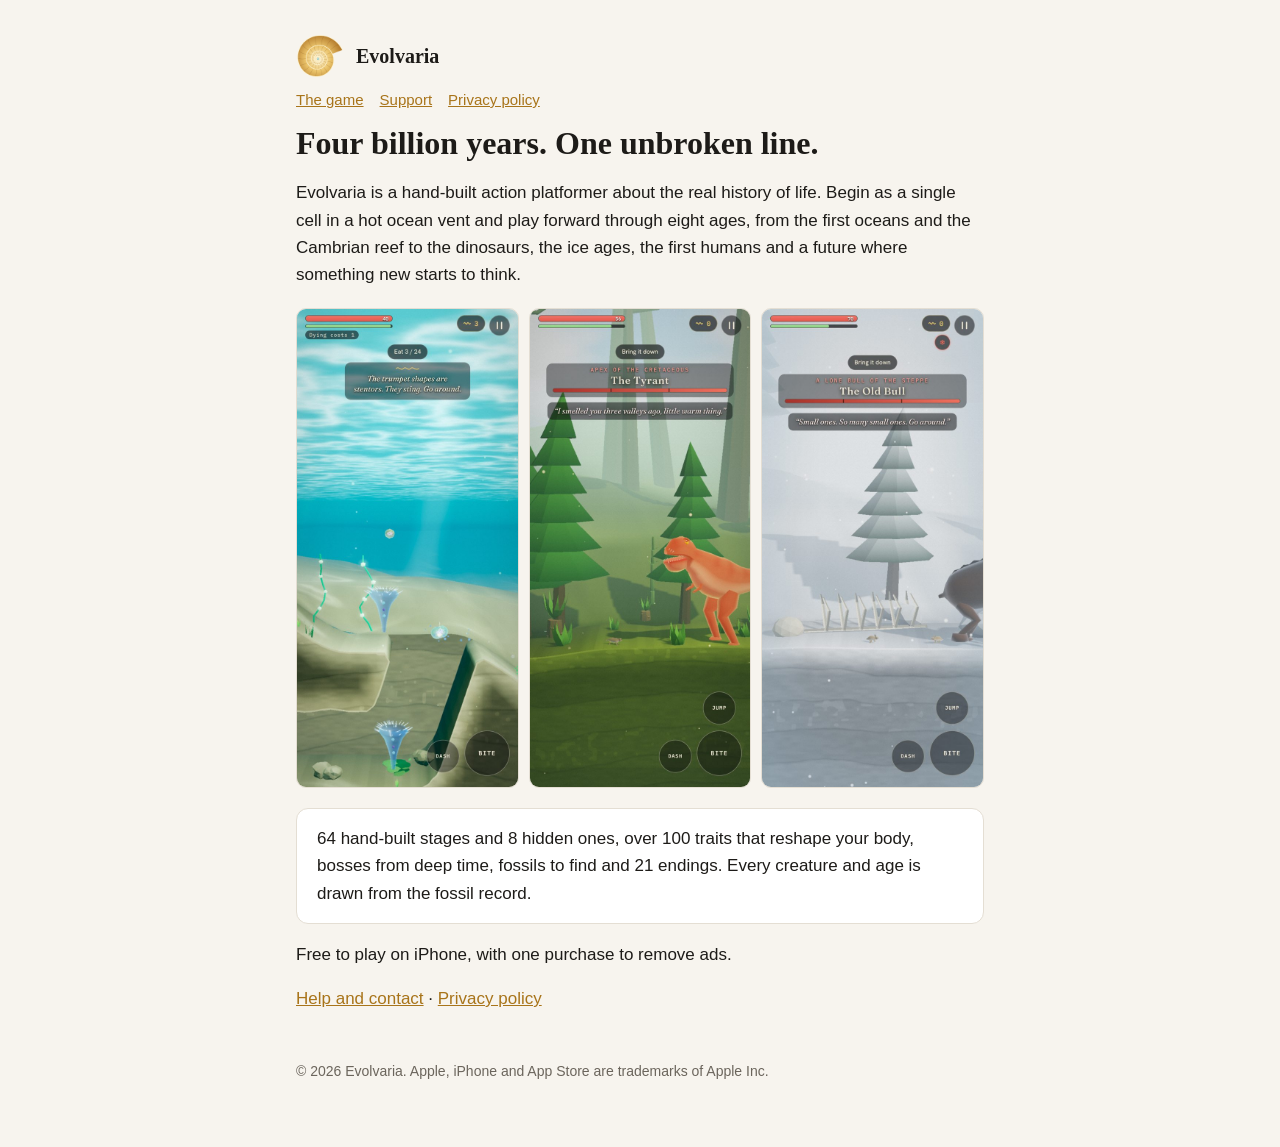
<file: index.html>
<!doctype html><html lang="en"><head><meta charset="utf-8"><meta name="viewport" content="width=device-width,initial-scale=1">
<title>Evolvaria</title><meta http-equiv="refresh" content="0; url=evolvaria/"><link rel="canonical" href="evolvaria/"></head>
<body><p><a href="evolvaria/">Evolvaria: Cell to Mind</a></p></body></html>
</file>
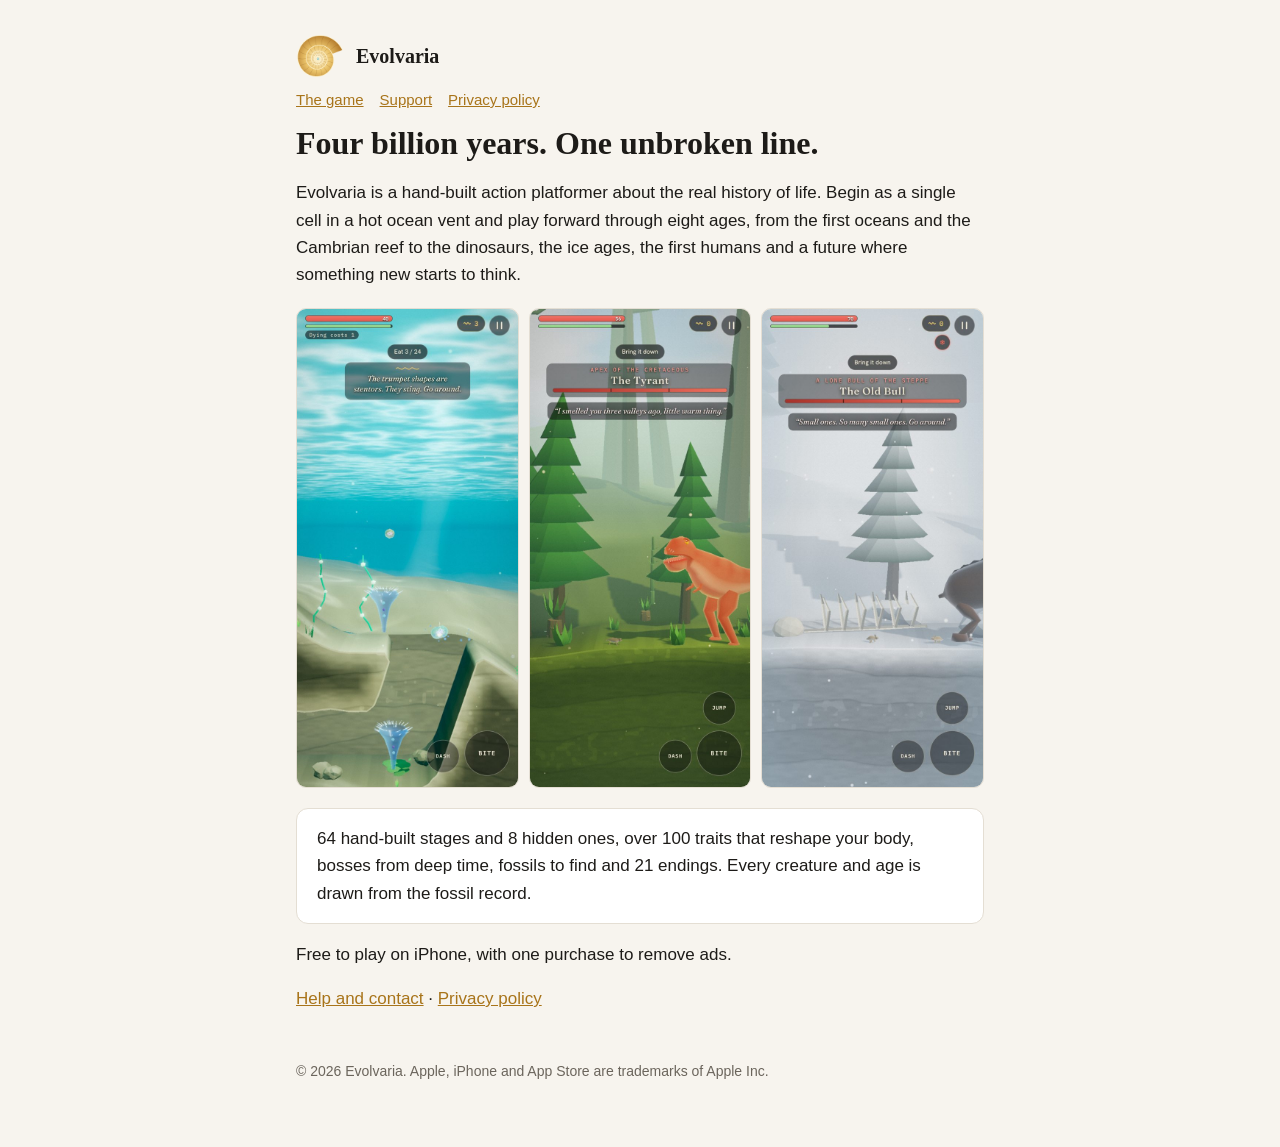
<file: evolvaria/index.html>
<!doctype html><html lang="en"><head><meta charset="utf-8"><meta name="viewport" content="width=device-width,initial-scale=1">
<title>Evolvaria: Cell to Mind</title><meta name="description" content="An action platformer through four billion years of life, from the first cell to the first mind. For iPhone.">
<link rel="icon" href="symbol.png"><link rel="stylesheet" href="site.css"></head><body><main>
<header><img src="symbol.png" alt=""><a href="">Evolvaria</a></header>
<nav><a href="">The game</a><a href="support/">Support</a><a href="privacy/">Privacy policy</a></nav>
<h1>Four billion years. One unbroken line.</h1>
<p>Evolvaria is a hand-built action platformer about the real history of life. Begin as a single cell in a hot ocean vent and play forward through eight ages, from the first oceans and the Cambrian reef to the dinosaurs, the ice ages, the first humans and a future where something new starts to think.</p>
<div class="shots"><img src="shot-cells.jpg" alt="A single cell near an ocean vent"><img src="shot-boss.jpg" alt="A boss fight"><img src="shot-ice.jpg" alt="The ice age"></div>
<div class="card"><p style="margin:0">64 hand-built stages and 8 hidden ones, over 100 traits that reshape your body, bosses from deep time, fossils to find and 21 endings. Every creature and age is drawn from the fossil record.</p></div>
<p>Free to play on iPhone, with one purchase to remove ads.</p>
<p><a href="support/">Help and contact</a> · <a href="privacy/">Privacy policy</a></p>
<footer>© 2026 Evolvaria. Apple, iPhone and App Store are trademarks of Apple Inc.</footer></main></body></html>
</file>
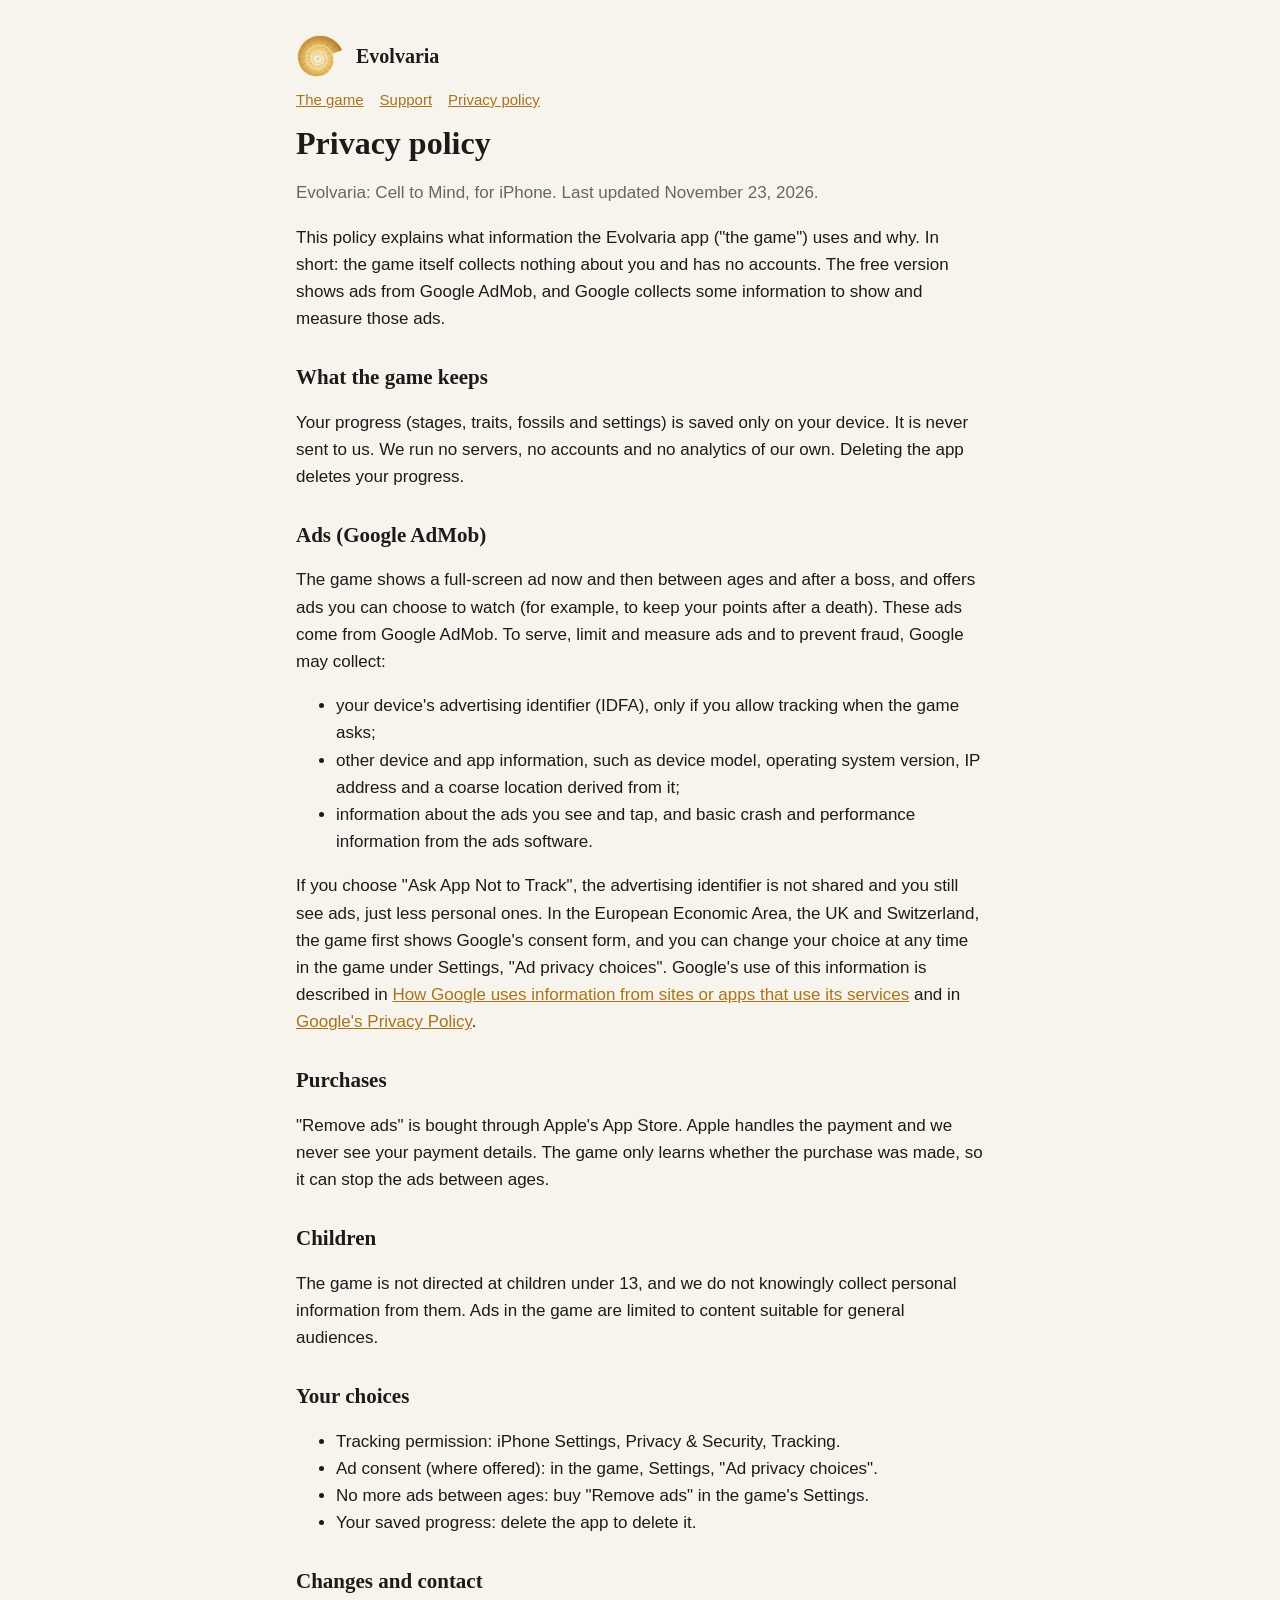
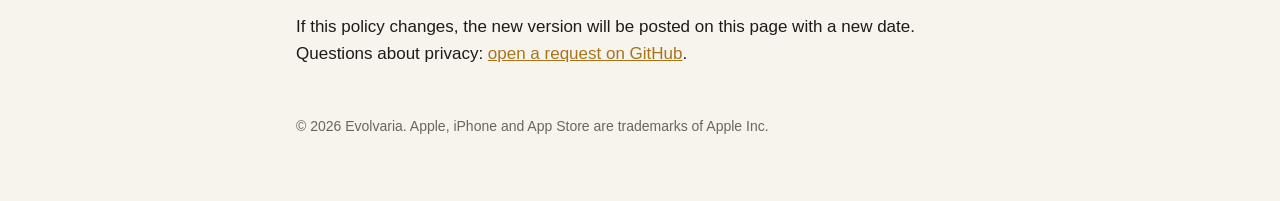
<file: evolvaria/privacy/index.html>
<!doctype html><html lang="en"><head><meta charset="utf-8"><meta name="viewport" content="width=device-width,initial-scale=1">
<title>Evolvaria: Privacy policy</title><link rel="icon" href="../symbol.png"><link rel="stylesheet" href="../site.css"></head><body><main>
<header><img src="../symbol.png" alt=""><a href="../">Evolvaria</a></header>
<nav><a href="../">The game</a><a href="../support/">Support</a><a href="../privacy/">Privacy policy</a></nav>
<h1>Privacy policy</h1>
<p class="mut">Evolvaria: Cell to Mind, for iPhone. Last updated November 23, 2026.</p>
<p>This policy explains what information the Evolvaria app ("the game") uses and why. In short: the game itself collects nothing about you and has no accounts. The free version shows ads from Google AdMob, and Google collects some information to show and measure those ads.</p>

<h2>What the game keeps</h2>
<p>Your progress (stages, traits, fossils and settings) is saved only on your device. It is never sent to us. We run no servers, no accounts and no analytics of our own. Deleting the app deletes your progress.</p>

<h2>Ads (Google AdMob)</h2>
<p>The game shows a full-screen ad now and then between ages and after a boss, and offers ads you can choose to watch (for example, to keep your points after a death). These ads come from Google AdMob. To serve, limit and measure ads and to prevent fraud, Google may collect:</p>
<ul>
<li>your device's advertising identifier (IDFA), only if you allow tracking when the game asks;</li>
<li>other device and app information, such as device model, operating system version, IP address and a coarse location derived from it;</li>
<li>information about the ads you see and tap, and basic crash and performance information from the ads software.</li>
</ul>
<p>If you choose "Ask App Not to Track", the advertising identifier is not shared and you still see ads, just less personal ones. In the European Economic Area, the UK and Switzerland, the game first shows Google's consent form, and you can change your choice at any time in the game under Settings, "Ad privacy choices". Google's use of this information is described in <a href="https://policies.google.com/technologies/partner-sites">How Google uses information from sites or apps that use its services</a> and in <a href="https://policies.google.com/privacy">Google's Privacy Policy</a>.</p>

<h2>Purchases</h2>
<p>"Remove ads" is bought through Apple's App Store. Apple handles the payment and we never see your payment details. The game only learns whether the purchase was made, so it can stop the ads between ages.</p>

<h2>Children</h2>
<p>The game is not directed at children under 13, and we do not knowingly collect personal information from them. Ads in the game are limited to content suitable for general audiences.</p>

<h2>Your choices</h2>
<ul>
<li>Tracking permission: iPhone Settings, Privacy &amp; Security, Tracking.</li>
<li>Ad consent (where offered): in the game, Settings, "Ad privacy choices".</li>
<li>No more ads between ages: buy "Remove ads" in the game's Settings.</li>
<li>Your saved progress: delete the app to delete it.</li>
</ul>

<h2>Changes and contact</h2>
<p>If this policy changes, the new version will be posted on this page with a new date. Questions about privacy: <a href="https://github.com/kohamanagement/kohamanagement.github.io/issues/new">open a request on GitHub</a>.</p>
<footer>© 2026 Evolvaria. Apple, iPhone and App Store are trademarks of Apple Inc.</footer></main></body></html>
</file>
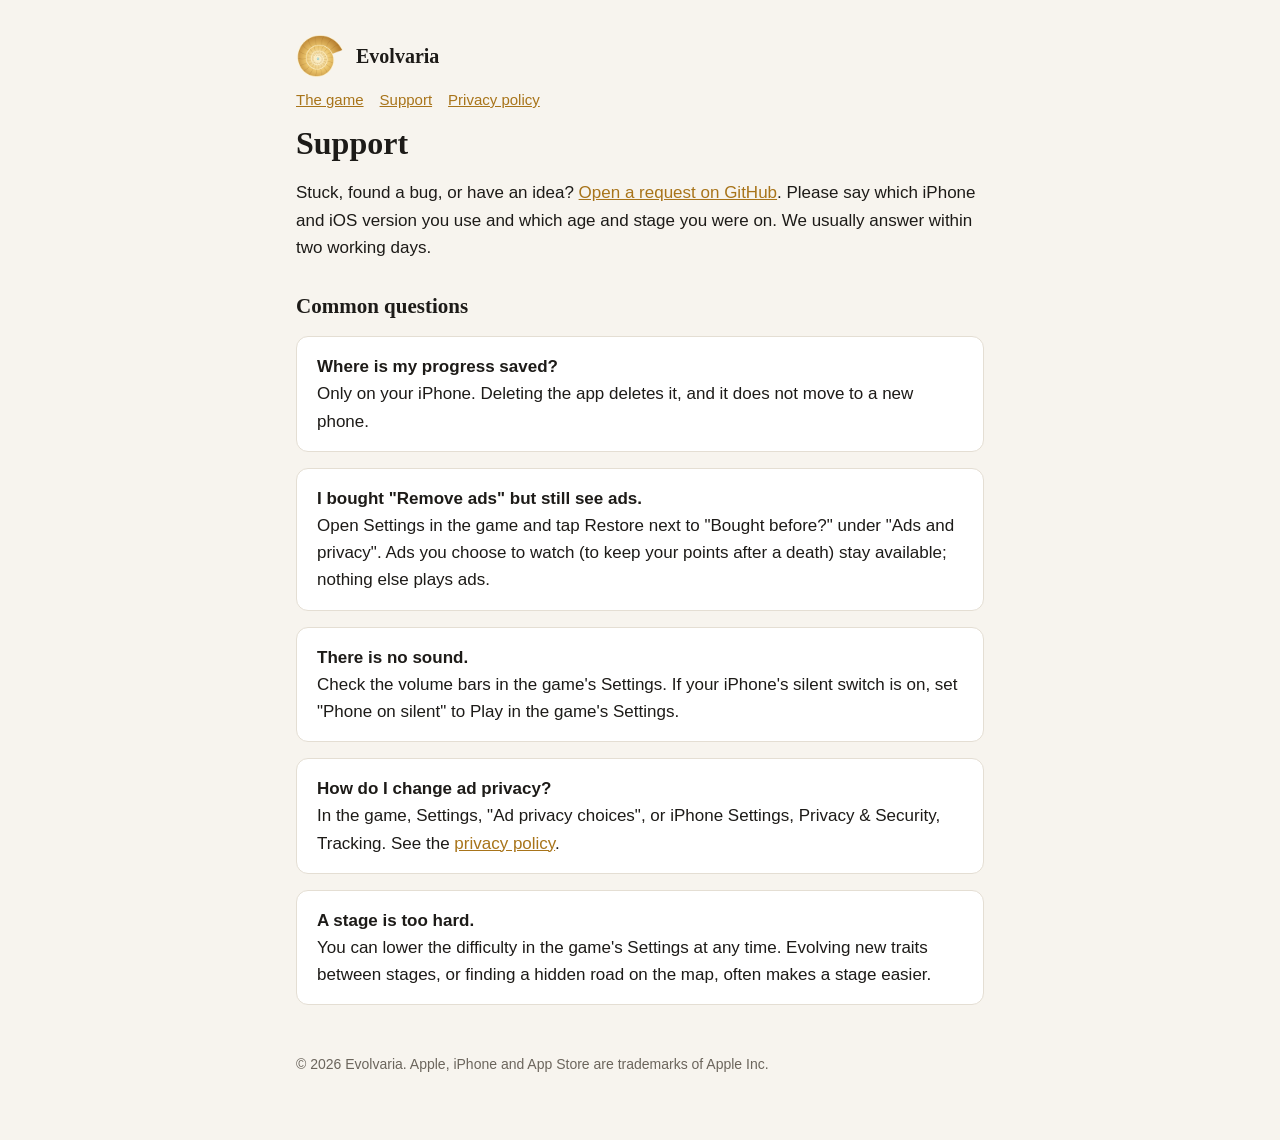
<file: evolvaria/support/index.html>
<!doctype html><html lang="en"><head><meta charset="utf-8"><meta name="viewport" content="width=device-width,initial-scale=1">
<title>Evolvaria: Support</title><link rel="icon" href="../symbol.png"><link rel="stylesheet" href="../site.css"></head><body><main>
<header><img src="../symbol.png" alt=""><a href="../">Evolvaria</a></header>
<nav><a href="../">The game</a><a href="../support/">Support</a><a href="../privacy/">Privacy policy</a></nav>
<h1>Support</h1>
<p>Stuck, found a bug, or have an idea? <a href="https://github.com/kohamanagement/kohamanagement.github.io/issues/new">Open a request on GitHub</a>. Please say which iPhone and iOS version you use and which age and stage you were on. We usually answer within two working days.</p>

<h2>Common questions</h2>
<div class="card"><p><strong>Where is my progress saved?</strong><br>Only on your iPhone. Deleting the app deletes it, and it does not move to a new phone.</p></div>
<div class="card"><p><strong>I bought "Remove ads" but still see ads.</strong><br>Open Settings in the game and tap Restore next to "Bought before?" under "Ads and privacy". Ads you choose to watch (to keep your points after a death) stay available; nothing else plays ads.</p></div>
<div class="card"><p><strong>There is no sound.</strong><br>Check the volume bars in the game's Settings. If your iPhone's silent switch is on, set "Phone on silent" to Play in the game's Settings.</p></div>
<div class="card"><p><strong>How do I change ad privacy?</strong><br>In the game, Settings, "Ad privacy choices", or iPhone Settings, Privacy &amp; Security, Tracking. See the <a href="../privacy/">privacy policy</a>.</p></div>
<div class="card"><p><strong>A stage is too hard.</strong><br>You can lower the difficulty in the game's Settings at any time. Evolving new traits between stages, or finding a hidden road on the map, often makes a stage easier.</p></div>
<footer>© 2026 Evolvaria. Apple, iPhone and App Store are trademarks of Apple Inc.</footer></main></body></html>
</file>
<file: evolvaria/site.css>
:root{--bg:#f7f4ee;--fg:#1d1b18;--mut:#6b655c;--card:#fff;--line:#e4ded3;--acc:#a8741a}
@media (prefers-color-scheme:dark){:root{--bg:#0b0d10;--fg:#ece7dc;--mut:#9d968a;--card:#15181d;--line:#262a31;--acc:#e0b25a}}
*{box-sizing:border-box}
body{margin:0;background:var(--bg);color:var(--fg);font:17px/1.6 -apple-system,BlinkMacSystemFont,"Segoe UI",Roboto,sans-serif}
main{max-width:720px;margin:0 auto;padding:32px 16px 64px}
a{color:var(--acc)}
h1{font:600 32px/1.2 Georgia,"Times New Roman",serif;margin:12px 0 8px}
h2{font:600 21px/1.3 Georgia,"Times New Roman",serif;margin:32px 0 8px}
.mut{color:var(--mut)}
header{display:flex;align-items:center;gap:12px}
header img{width:48px;height:48px}
header a{text-decoration:none;color:var(--fg);font:600 20px Georgia,serif}
nav{margin-top:8px;display:flex;gap:16px;flex-wrap:wrap;font-size:15px}
.card{background:var(--card);border:1px solid var(--line);border-radius:12px;padding:16px 20px;margin:16px 0}
.shots{display:grid;grid-template-columns:repeat(3,1fr);gap:10px;margin:20px 0}
.shots img{width:100%;border-radius:10px;border:1px solid var(--line)}
footer{margin-top:48px;font-size:14px;color:var(--mut)}
.card p{margin:0}
</file>
